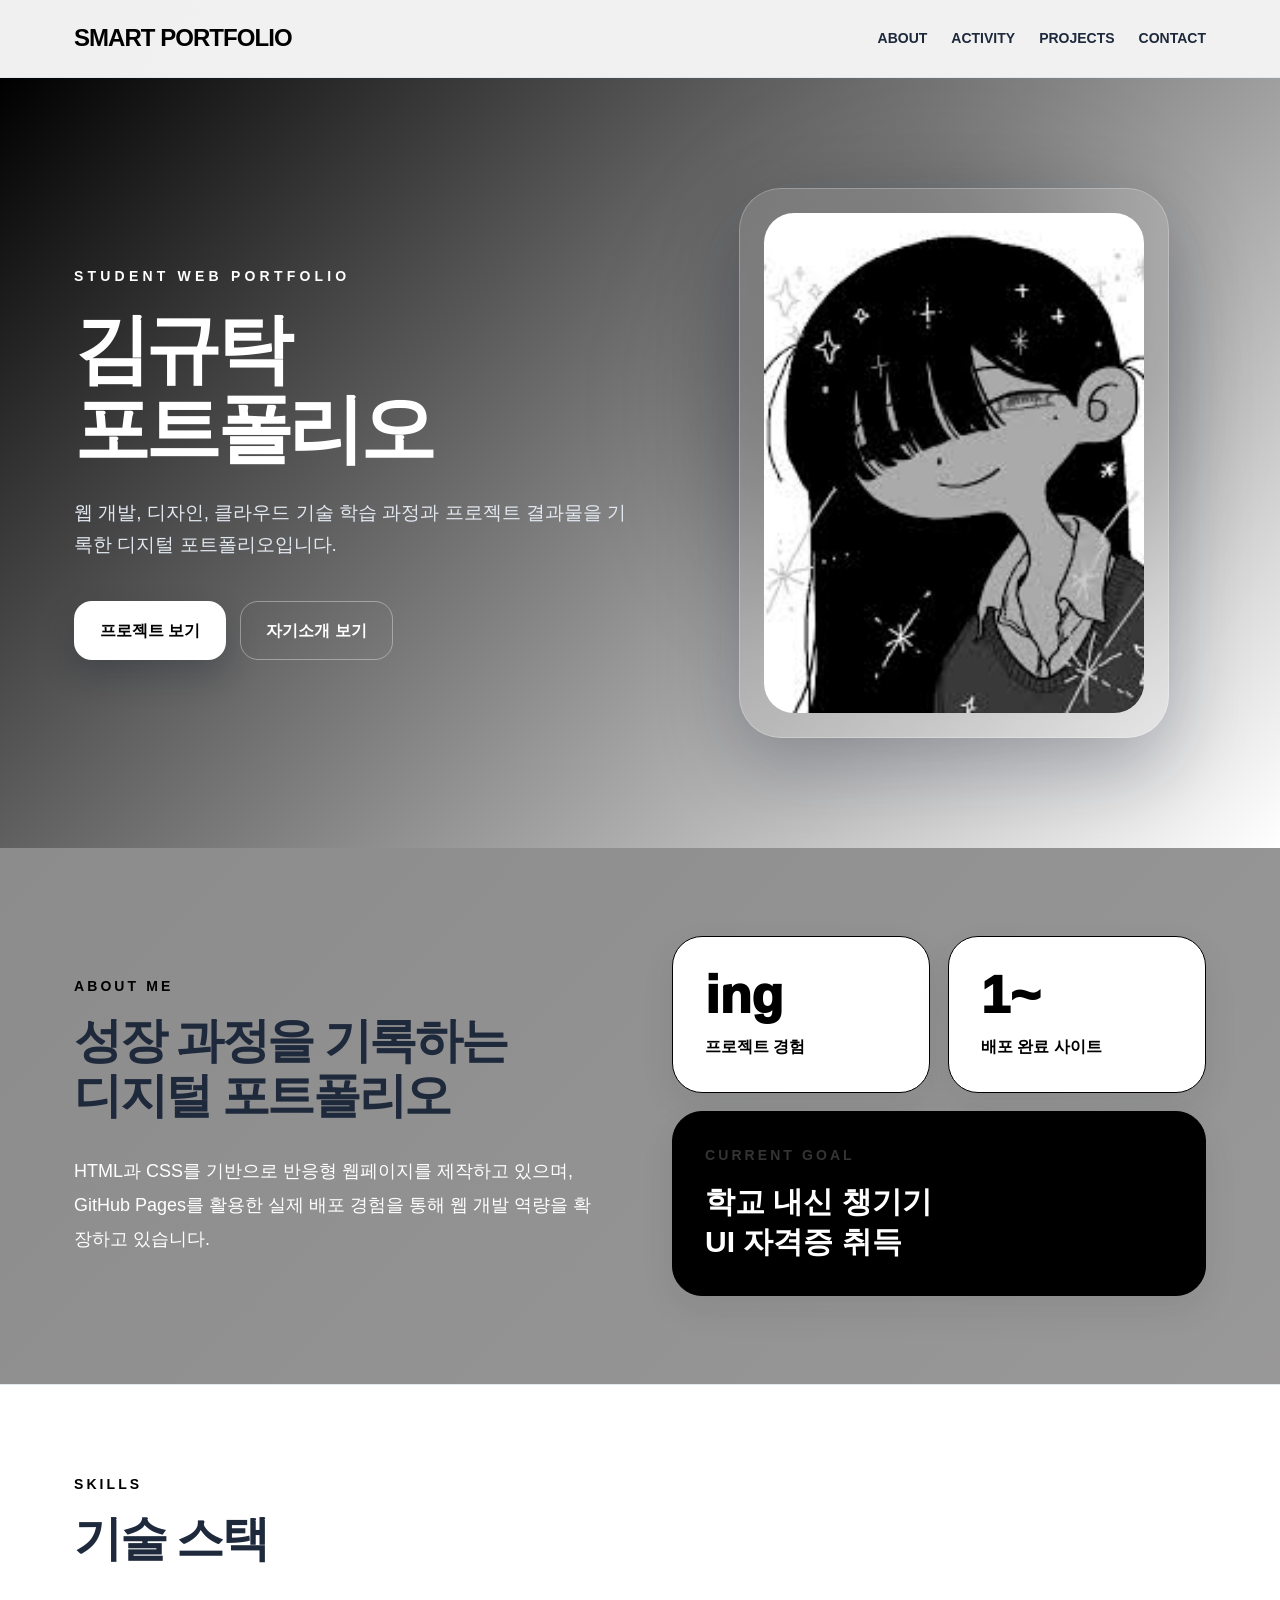
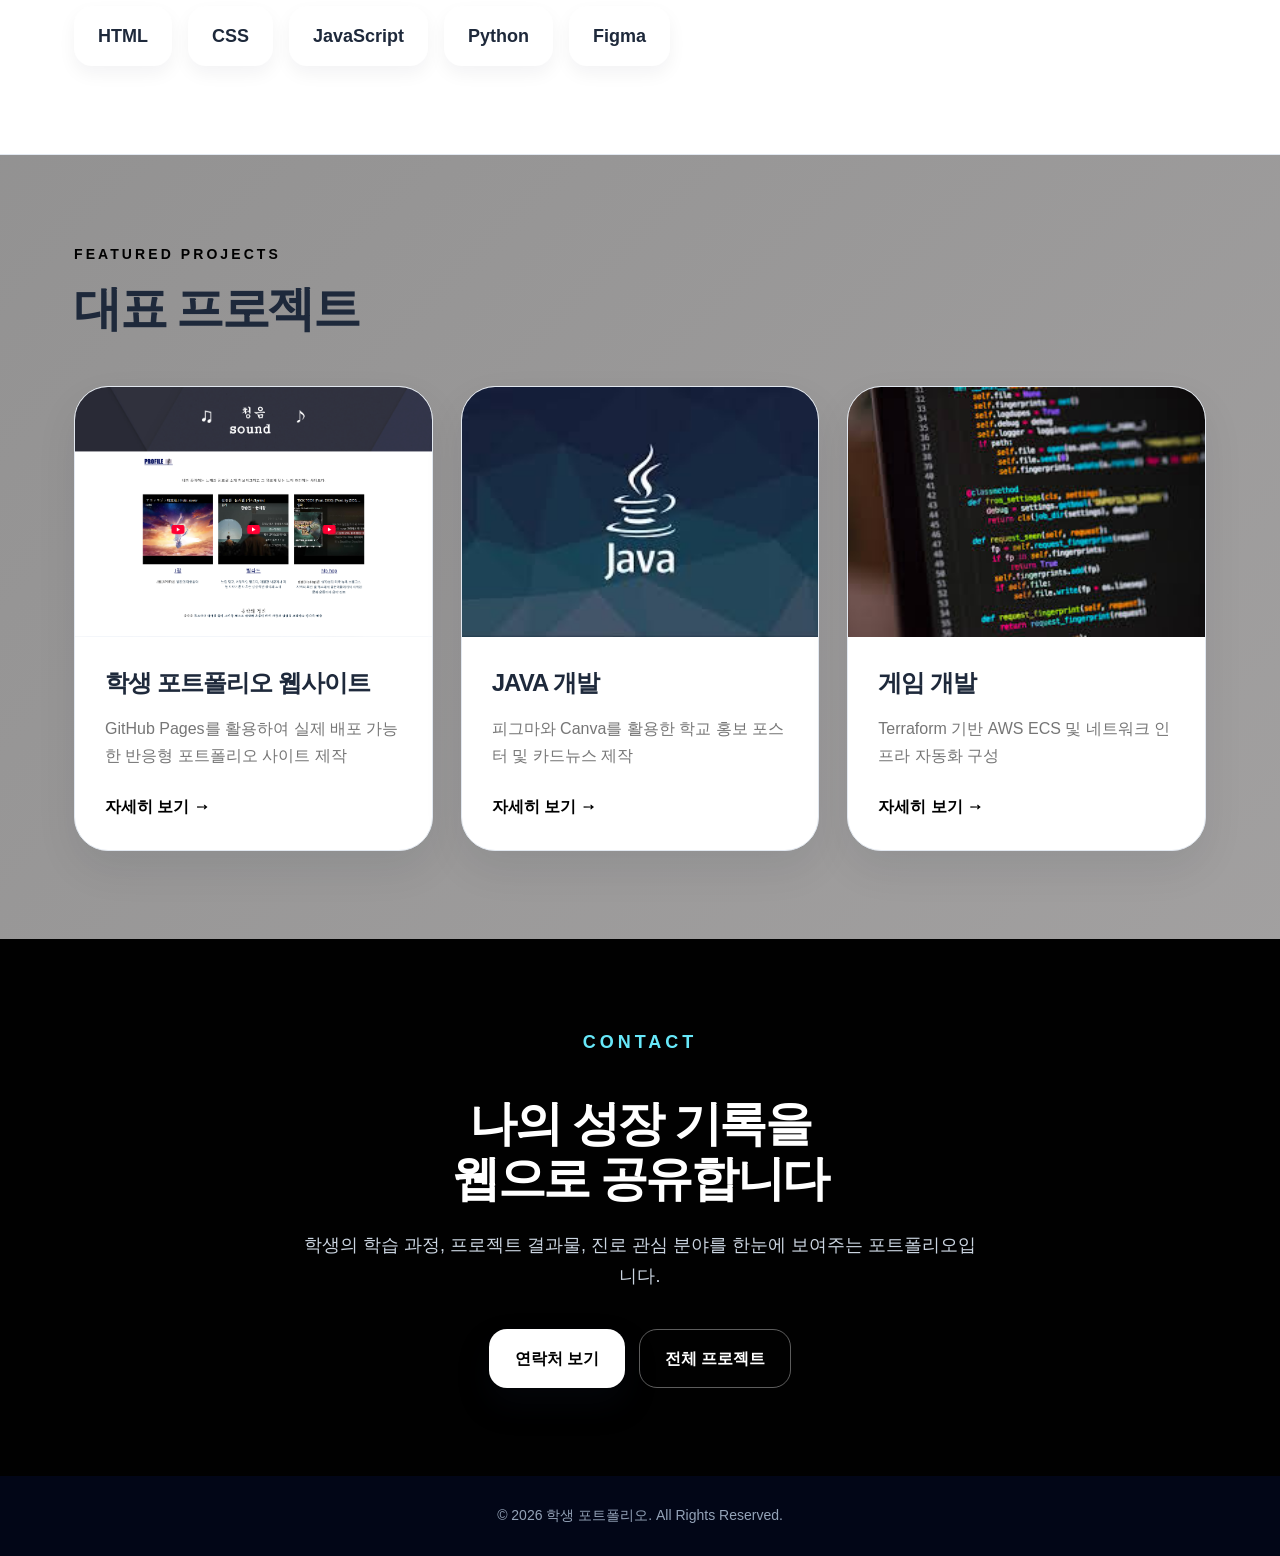
<file: index.html>
<!DOCTYPE html>
<html lang="ko">
<head>
  <meta charset="UTF-8" />
  <meta name="viewport" content="width=device-width, initial-scale=1.0" />
  <title>나만의 포트폴리오</title>
  <link rel="stylesheet" href="css/style.css" />
</head>
<body>
  <header>
  <nav class="nav">
    <a href="index.html" class="logo">SMART PORTFOLIO</a>
    <ul class="menu">
      <li><a href="about.html" class="">ABOUT</a></li>
      <li><a href="activity.html" class="">ACTIVITY</a></li>
      <li><a href="projects.html" class="">PROJECTS</a></li>
      <li><a href="contact.html" class="">CONTACT</a></li>
    </ul>
  </nav>
</header>

  <section class="hero">
    <div class="hero-inner">
      <div>
        <p class="eyebrow">Student Web Portfolio</p>
        <h1>김규탁<br>포트폴리오</h1>
        <p class="hero-desc">
          웹 개발, 디자인, 클라우드 기술 학습 과정과 프로젝트 결과물을 기록한 디지털 포트폴리오입니다.
        </p>
        <div class="button-group">
          <a href="projects.html" class="btn btn-primary">프로젝트 보기</a>
          <a href="about.html" class="btn btn-secondary">자기소개 보기</a>
        </div>
      </div>
      <div class="hero-card">
        <img src="images/01.jpg" alt="프로필 이미지">
      </div>
    </div>
  </section>

  <main>
    <section>
      <div class="about-grid">
        <div>
          <p class="section-kicker">About Me</p>
          <h2 class="section-title">성장 과정을 기록하는<br>디지털 포트폴리오</h2>
          <p class="lead">
            HTML과 CSS를 기반으로 반응형 웹페이지를 제작하고 있으며, GitHub Pages를 활용한 실제 배포 경험을 통해 웹 개발 역량을 확장하고 있습니다.
          </p>
        </div>
        <div class="stat-grid">
          <div class="stat-card">
            <div class="stat-number">ing</div>
            <p class="stat-label">프로젝트 경험</p>
          </div>
          <div class="stat-card dark">
            <div class="stat-number">1~</div>
            <p class="stat-label">배포 완료 사이트</p>
          </div>
          <div class="stat-card accent">
            <p class="section-kicker" style="color:#343434;">Current Goal</p>
            <h3 style="font-size:30px; line-height:1.35;">학교 내신 챙기기<br>UI 자격증 취득</h3>
          </div>
        </div>
      </div>
    </section>

    <div class="skills-wrap">
      <div class="skills-inner">
        <p class="section-kicker">Skills</p>
        <h2 class="section-title">기술 스택</h2>
        <div class="skills-list">
          <span class="skill">HTML</span>
          <span class="skill">CSS</span>
          <span class="skill">JavaScript</span>
          <span class="skill">Python</span>
          <span class="skill">Figma</span>
        </div>
      </div>
    </div>

    <section>
      <p class="section-kicker">Featured Projects</p>
      <h2 class="section-title">대표 프로젝트</h2>
      <div class="project-grid">
        <article class="project-card">
          <img src="images/02.png" alt="웹 프로젝트 이미지">
          <div class="project-body">
            <h3>학생 포트폴리오 웹사이트</h3>
            <p>GitHub Pages를 활용하여 실제 배포 가능한 반응형 포트폴리오 사이트 제작</p>
            <a href="projects/project1.html" class="project-link">자세히 보기 →</a>
          </div>
        </article>
        <article class="project-card">
          <img src="images/03.jpg" alt="디자인 프로젝트 이미지">
          <div class="project-body">
            <h3>JAVA 개발</h3>
            <p>피그마와 Canva를 활용한 학교 홍보 포스터 및 카드뉴스 제작</p>
            <a href="projects/project2.html" class="project-link">자세히 보기 →</a>
          </div>
        </article>
        <article class="project-card">
          <img src="images/04.jpg" alt="클라우드 프로젝트 이미지">
          <div class="project-body">
            <h3>게임 개발</h3>
            <p>Terraform 기반 AWS ECS 및 네트워크 인프라 자동화 구성</p>
            <a href="projects/project3.html" class="project-link">자세히 보기 →</a>
          </div>
        </article>
      </div>
    </section>
  </main>

  <div class="contact">
    <div class="contact-inner">
      <p class="section-kicker" style="color:#67e8f9;">Contact</p>
      <h2 class="section-title">나의 성장 기록을<br>웹으로 공유합니다</h2>
      <p>학생의 학습 과정, 프로젝트 결과물, 진로 관심 분야를 한눈에 보여주는 포트폴리오입니다.</p>
      <div class="button-group" style="justify-content:center;">
        <a href="contact.html" class="btn btn-primary">연락처 보기</a>
        <a href="projects.html" class="btn btn-secondary">전체 프로젝트</a>
      </div>
    </div>
  </div>

  <footer>
  © 2026 학생 포트폴리오. All Rights Reserved.
</footer>
</body>
</html>
</file>
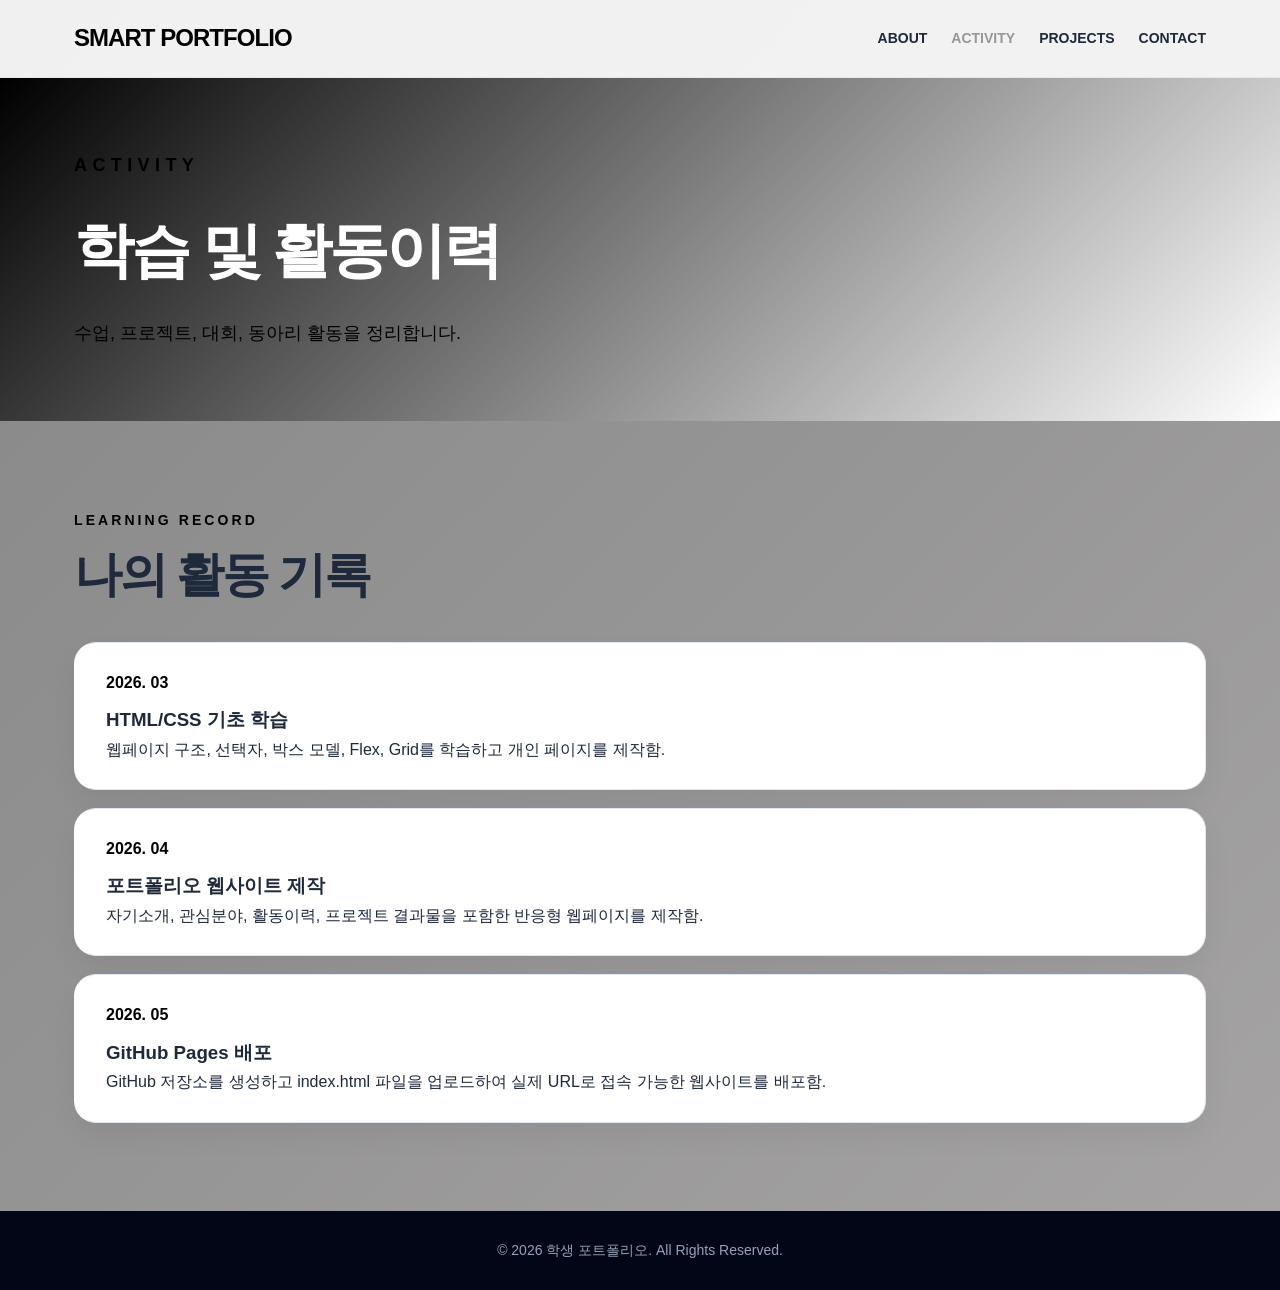
<file: activity.html>
<!DOCTYPE html>
<html lang="ko">
<head>
  <meta charset="UTF-8" />
  <meta name="viewport" content="width=device-width, initial-scale=1.0" />
  <title>활동이력 | 학생 포트폴리오</title>
  <link rel="stylesheet" href="css/style.css" />
</head>
<body>
  <header>
  <nav class="nav">
    <a href="index.html" class="logo">SMART PORTFOLIO</a>
    <ul class="menu">
      <li><a href="about.html" class="">ABOUT</a></li>
      <li><a href="activity.html" class="active">ACTIVITY</a></li>
      <li><a href="projects.html" class="">PROJECTS</a></li>
      <li><a href="contact.html" class="">CONTACT</a></li>
    </ul>
  </nav>
</header>
  <div class="page-title">
    <div class="page-title-inner">
      <p class="eyebrow">Activity</p>
      <h1>학습 및 활동이력</h1>
      <p>수업, 프로젝트, 대회, 동아리 활동을 정리합니다.</p>
    </div>
  </div>

  <main>
    <section>
      <p class="section-kicker">Learning Record</p>
      <h2 class="section-title">나의 활동 기록</h2>
      <div class="timeline">
        <div class="timeline-item">
          <span>2026. 03</span>
          <h3>HTML/CSS 기초 학습</h3>
          <p>웹페이지 구조, 선택자, 박스 모델, Flex, Grid를 학습하고 개인 페이지를 제작함.</p>
        </div>
        <div class="timeline-item">
          <span>2026. 04</span>
          <h3>포트폴리오 웹사이트 제작</h3>
          <p>자기소개, 관심분야, 활동이력, 프로젝트 결과물을 포함한 반응형 웹페이지를 제작함.</p>
        </div>
        <div class="timeline-item">
          <span>2026. 05</span>
          <h3>GitHub Pages 배포</h3>
          <p>GitHub 저장소를 생성하고 index.html 파일을 업로드하여 실제 URL로 접속 가능한 웹사이트를 배포함.</p>
        </div>
      </div>
    </section>
  </main>
  <footer>
  © 2026 학생 포트폴리오. All Rights Reserved.
</footer>
</body>
</html>
</file>
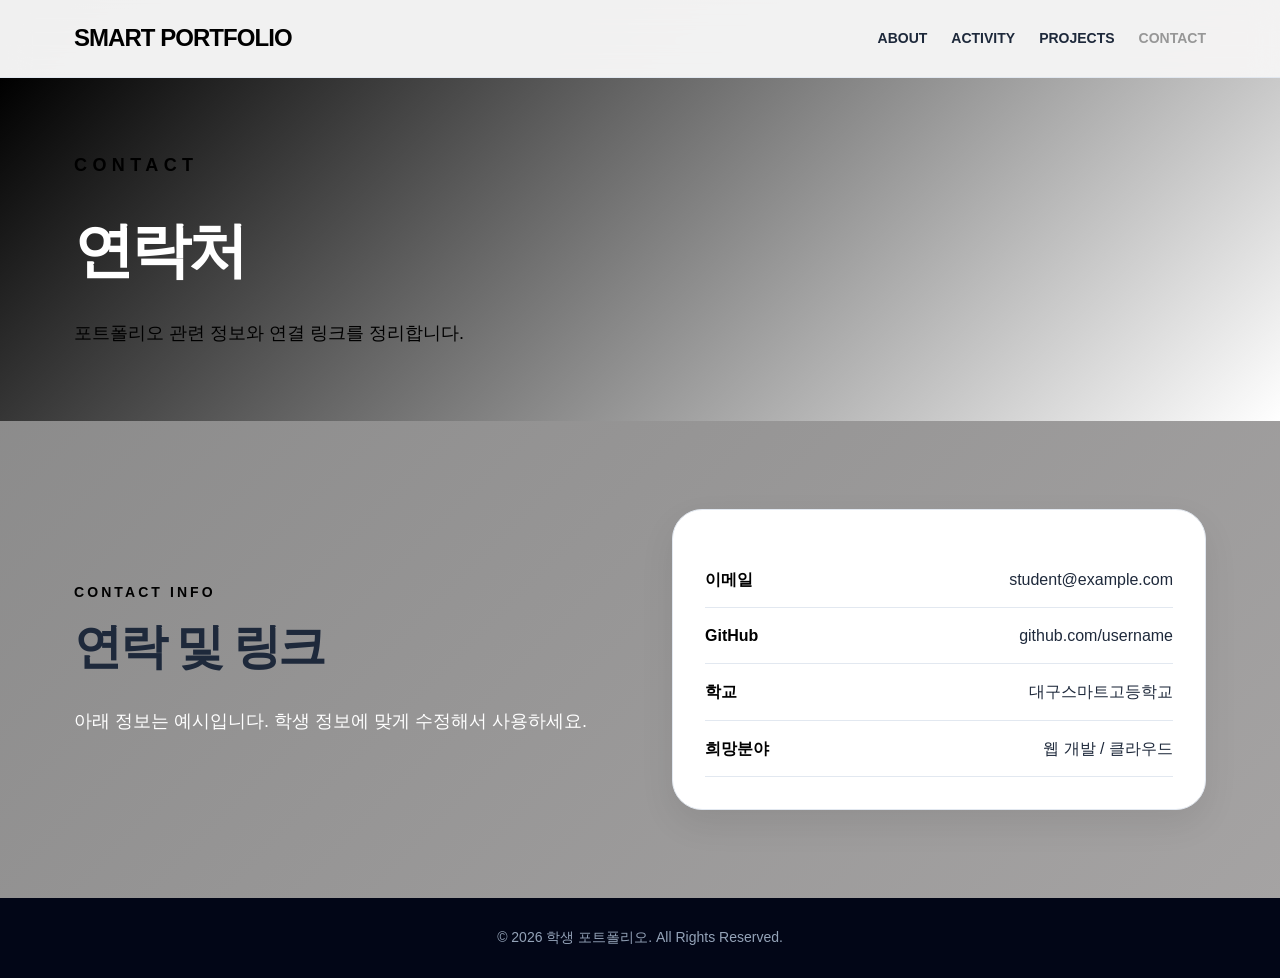
<file: contact.html>
<!DOCTYPE html>
<html lang="ko">
<head>
  <meta charset="UTF-8" />
  <meta name="viewport" content="width=device-width, initial-scale=1.0" />
  <title>연락처 | 학생 포트폴리오</title>
  <link rel="stylesheet" href="css/style.css" />
</head>
<body>
  <header>
  <nav class="nav">
    <a href="index.html" class="logo">SMART PORTFOLIO</a>
    <ul class="menu">
      <li><a href="about.html" class="">ABOUT</a></li>
      <li><a href="activity.html" class="">ACTIVITY</a></li>
      <li><a href="projects.html" class="">PROJECTS</a></li>
      <li><a href="contact.html" class="active">CONTACT</a></li>
    </ul>
  </nav>
</header>
  <div class="page-title">
    <div class="page-title-inner">
      <p class="eyebrow">Contact</p>
      <h1>연락처</h1>
      <p>포트폴리오 관련 정보와 연결 링크를 정리합니다.</p>
    </div>
  </div>

  <main>
    <section class="two-grid">
      <div>
        <p class="section-kicker">Contact Info</p>
        <h2 class="section-title">연락 및 링크</h2>
        <p class="lead">아래 정보는 예시입니다. 학생 정보에 맞게 수정해서 사용하세요.</p>
      </div>
      <div class="card">
        <div class="info-list">
          <div class="info-item"><strong>이메일</strong><span>student@example.com</span></div>
          <div class="info-item"><strong>GitHub</strong><span>github.com/username</span></div>
          <div class="info-item"><strong>학교</strong><span>대구스마트고등학교</span></div>
          <div class="info-item"><strong>희망분야</strong><span>웹 개발 / 클라우드</span></div>
        </div>
      </div>
    </section>
  </main>
  <footer>
  © 2026 학생 포트폴리오. All Rights Reserved.
</footer>
</body>
</html>
</file>
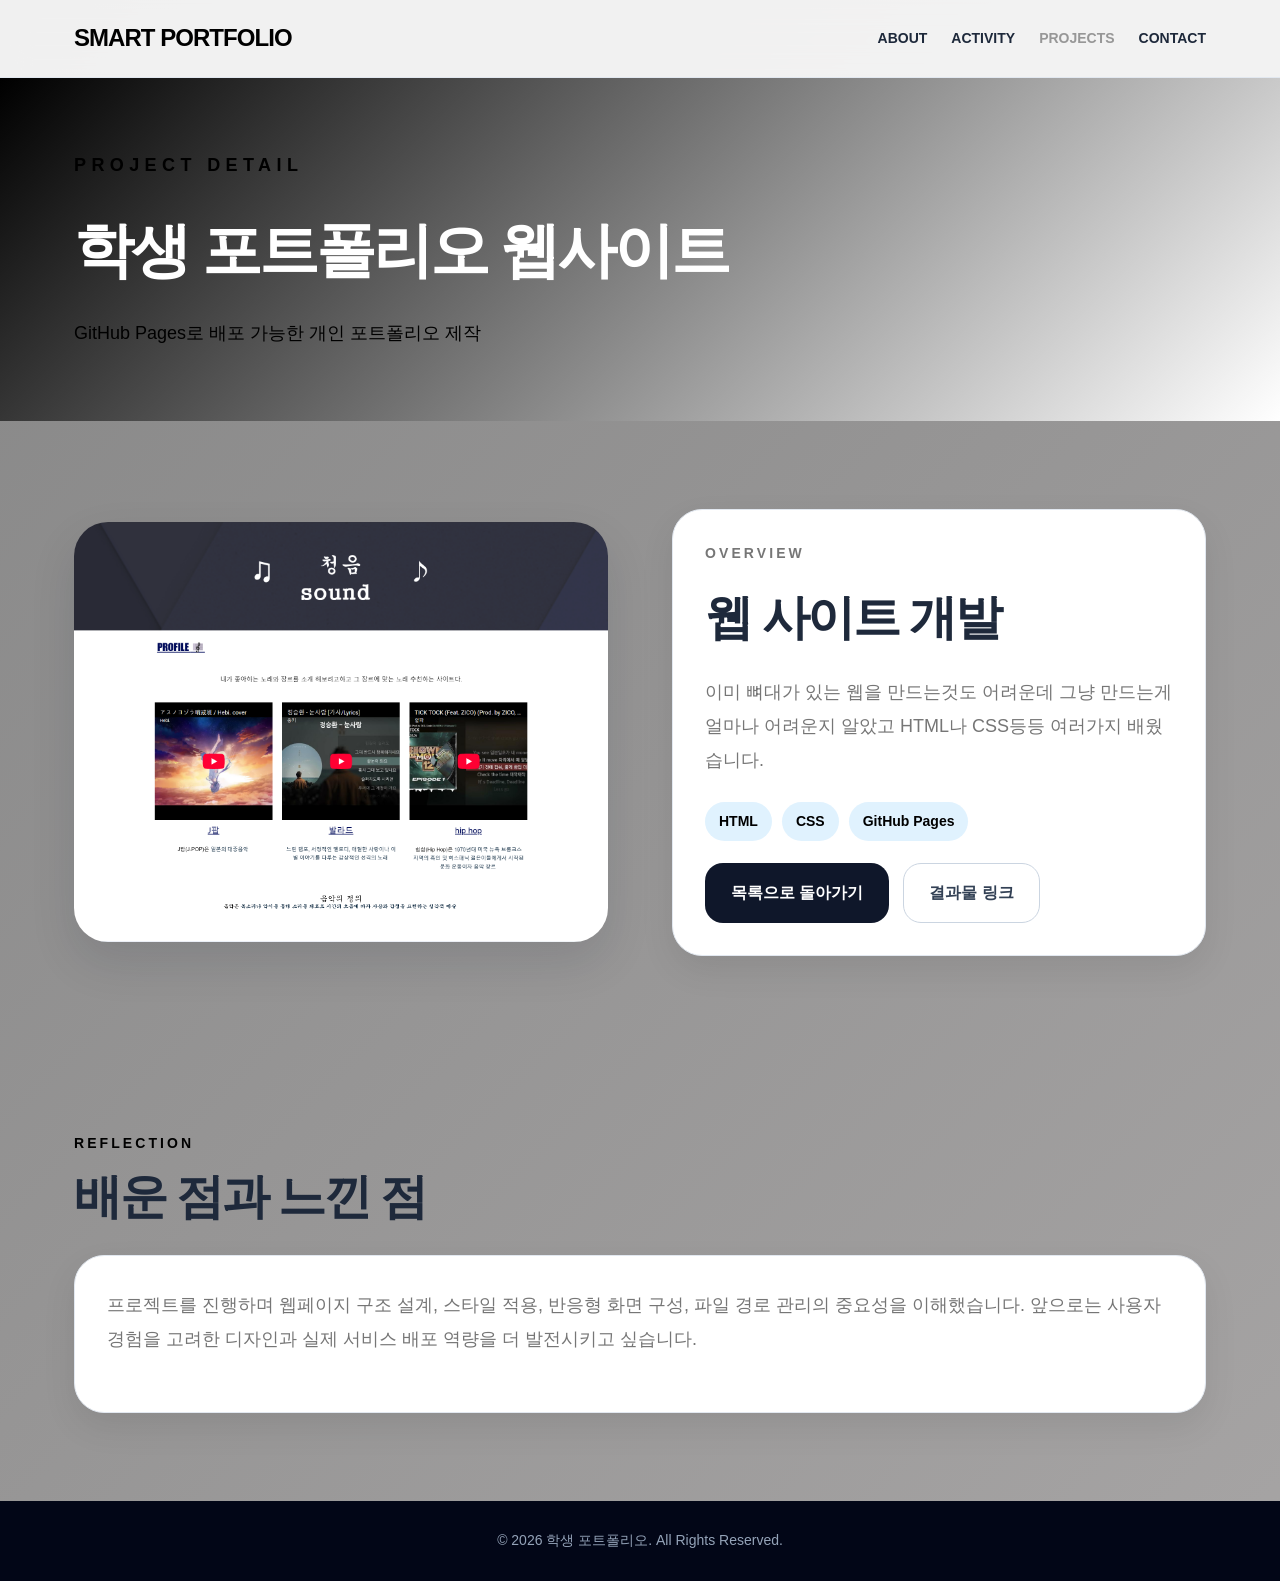
<file: project1.html>
<!DOCTYPE html>
<html lang="ko">
<head>
  <meta charset="UTF-8" />
  <meta name="viewport" content="width=device-width, initial-scale=1.0" />
  <title>학생 포트폴리오 웹사이트 | 학생 포트폴리오</title>
  <link rel="stylesheet" href="../css/style.css" />
</head>
<body>
  <header>
    <nav class="nav">
      <a href="../index.html" class="logo">SMART PORTFOLIO</a>
      <ul class="menu">
        <li><a href="../about.html">ABOUT</a></li>
        <li><a href="../activity.html">ACTIVITY</a></li>
        <li><a href="../projects.html" class="active">PROJECTS</a></li>
        <li><a href="../contact.html">CONTACT</a></li>
      </ul>
    </nav>
  </header>

  <div class="page-title">
    <div class="page-title-inner">
      <p class="eyebrow">Project Detail</p>
      <h1>학생 포트폴리오 웹사이트</h1>
      <p>GitHub Pages로 배포 가능한 개인 포트폴리오 제작</p>
    </div>
  </div>

  <main>
    <section class="two-grid">
      <div class="detail-image">
        <img src="images/02.png" alt="학생 포트폴리오 웹사이트 이미지">
      </div>
      <div class="card">
        <p class="section-kicker">Overview</p>
        <h2 class="section-title">웹 사이트 개발</h2>
        <p class="lead">
         이미 뼈대가 있는 웹을 만드는것도 어려운데 그냥 만드는게 얼마나 어려운지 알았고 HTML나 CSS등등 여러가지 배웠습니다.
        </p>
        <div class="badge-list">
          <span class="badge">HTML</span>
          <span class="badge">CSS</span>
          <span class="badge">GitHub Pages</span>
        </div>
        <div class="button-group">
          <a href="../projects.html" class="btn btn-dark">목록으로 돌아가기</a>
          <a href="#" class="btn btn-outline">결과물 링크</a>
        </div>
      </div>
    </section>

    <section>
      <p class="section-kicker">Reflection</p>
      <h2 class="section-title">배운 점과 느낀 점</h2>
      <div class="card">
        <p class="lead">
          프로젝트를 진행하며 웹페이지 구조 설계, 스타일 적용, 반응형 화면 구성, 파일 경로 관리의 중요성을 이해했습니다. 앞으로는 사용자 경험을 고려한 디자인과 실제 서비스 배포 역량을 더 발전시키고 싶습니다.
        </p>
      </div>
    </section>
  </main>
  <footer>
  © 2026 학생 포트폴리오. All Rights Reserved.
</footer>
</body>
</html>
</file>
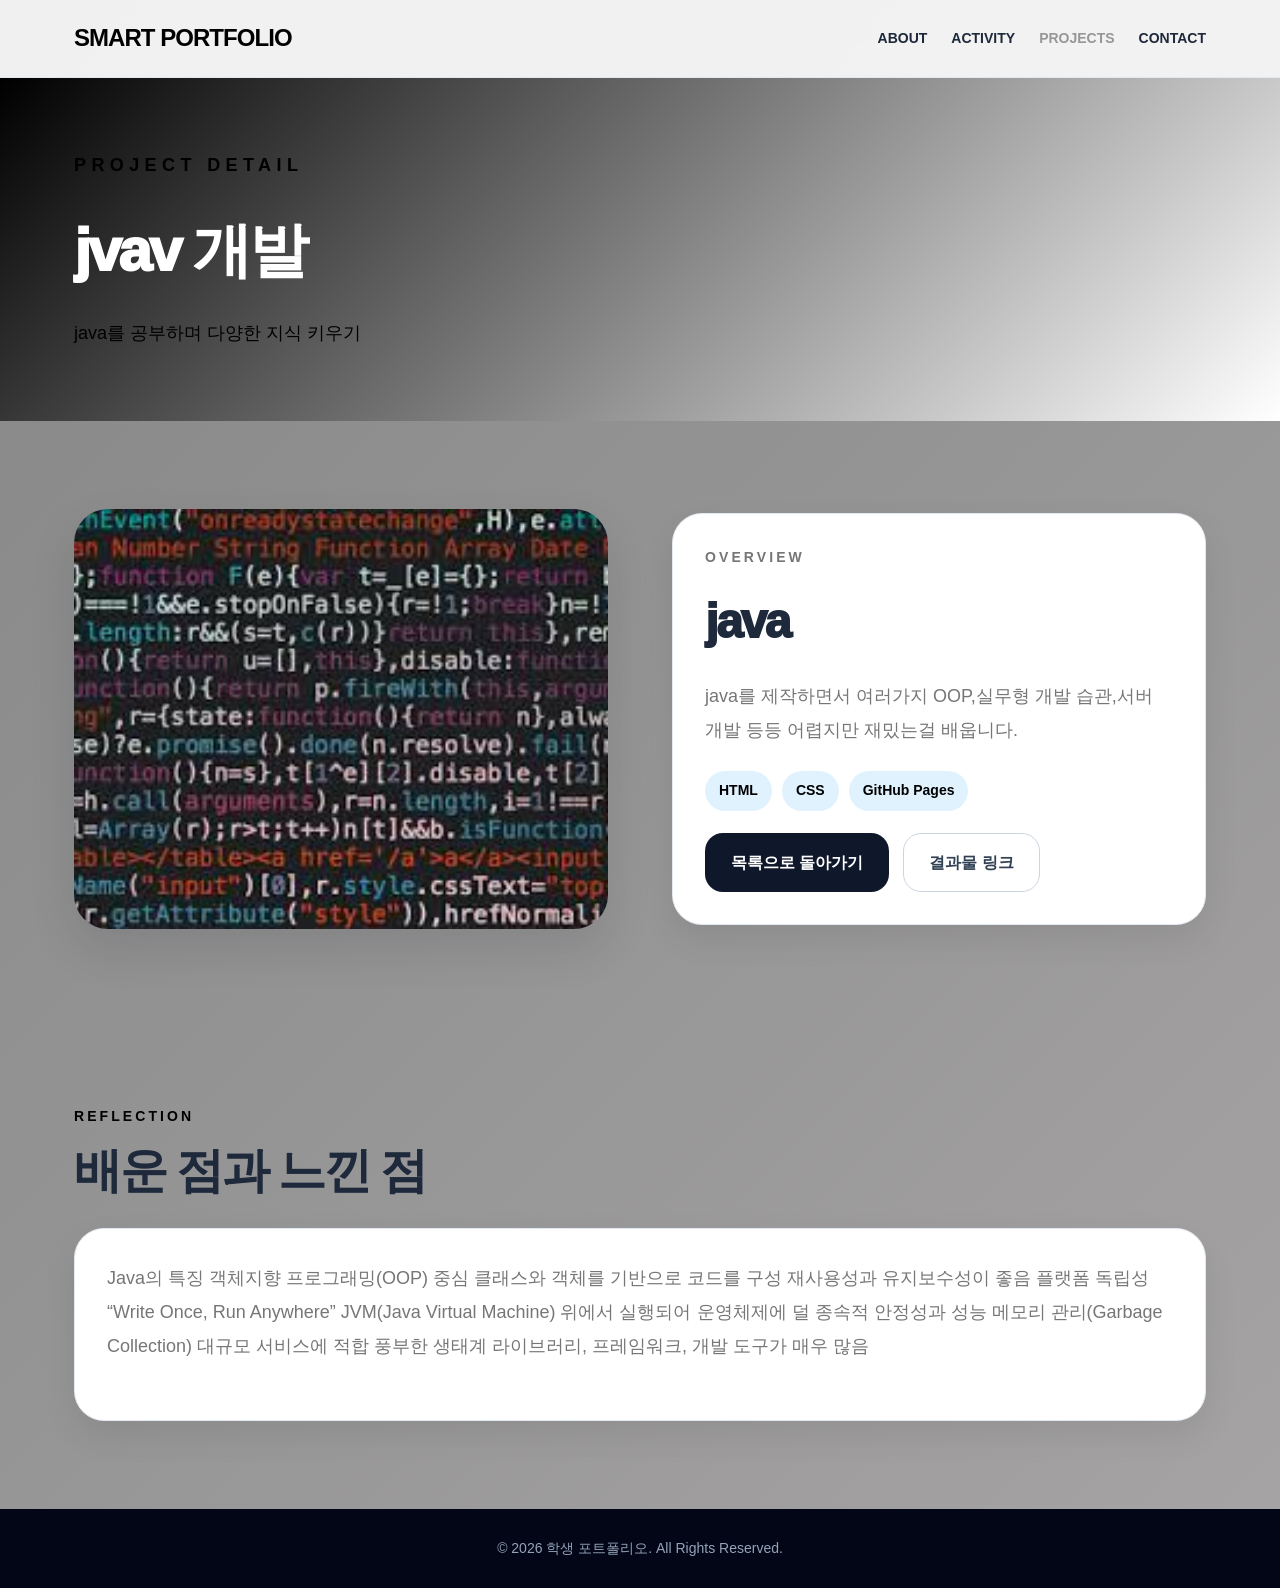
<file: project2.html>
<!DOCTYPE html>
<html lang="ko">
<head>
  <meta charset="UTF-8" />
  <meta name="viewport" content="width=device-width, initial-scale=1.0" />
  <title>java 개발 | 학생 포트폴리오</title>
  <link rel="stylesheet" href="../css/style.css" />
</head>
<body>
  <header>
    <nav class="nav">
      <a href="../index.html" class="logo">SMART PORTFOLIO</a>
      <ul class="menu">
        <li><a href="../about.html">ABOUT</a></li>
        <li><a href="../activity.html">ACTIVITY</a></li>
        <li><a href="../projects.html" class="active">PROJECTS</a></li>
        <li><a href="../contact.html">CONTACT</a></li>
      </ul>
    </nav>
  </header>

  <div class="page-title">
    <div class="page-title-inner">
      <p class="eyebrow">Project Detail</p>
      <h1>jvav 개발</h1>
      <p>java를 공부하며 다양한 지식 키우기</p>
    </div>
  </div>

  <main>
    <section class="two-grid">
      <div class="detail-image">
        <img src="images/05.jpg" alt="jvaj 이미지">
      </div>
      <div class="card">
        <p class="section-kicker">Overview</p>
        <h2 class="section-title">java</h2>
        <p class="lead">
         java를 제작하면서 여러가지 OOP,실무형 개발 습관,서버 개발 등등 어렵지만 재밌는걸 배웁니다.
        </p>
        <div class="badge-list">
          <span class="badge">HTML</span>
          <span class="badge">CSS</span>
          <span class="badge">GitHub Pages</span>
        </div>
        <div class="button-group">
          <a href="../projects.html" class="btn btn-dark">목록으로 돌아가기</a>
          <a href="#" class="btn btn-outline">결과물 링크</a>
        </div>
      </div>
    </section>

    <section>
      <p class="section-kicker">Reflection</p>
      <h2 class="section-title">배운 점과 느낀 점</h2>
      <div class="card">
        <p class="lead">
          Java의 특징
객체지향 프로그래밍(OOP) 중심
클래스와 객체를 기반으로 코드를 구성
재사용성과 유지보수성이 좋음
플랫폼 독립성
“Write Once, Run Anywhere”
JVM(Java Virtual Machine) 위에서 실행되어 운영체제에 덜 종속적
안정성과 성능
메모리 관리(Garbage Collection)
대규모 서비스에 적합
풍부한 생태계
라이브러리, 프레임워크, 개발 도구가 매우 많음
        </p>
      </div>
    </section>
  </main>
  <footer>
  © 2026 학생 포트폴리오. All Rights Reserved.
</footer>
</body>
</html>
</file>
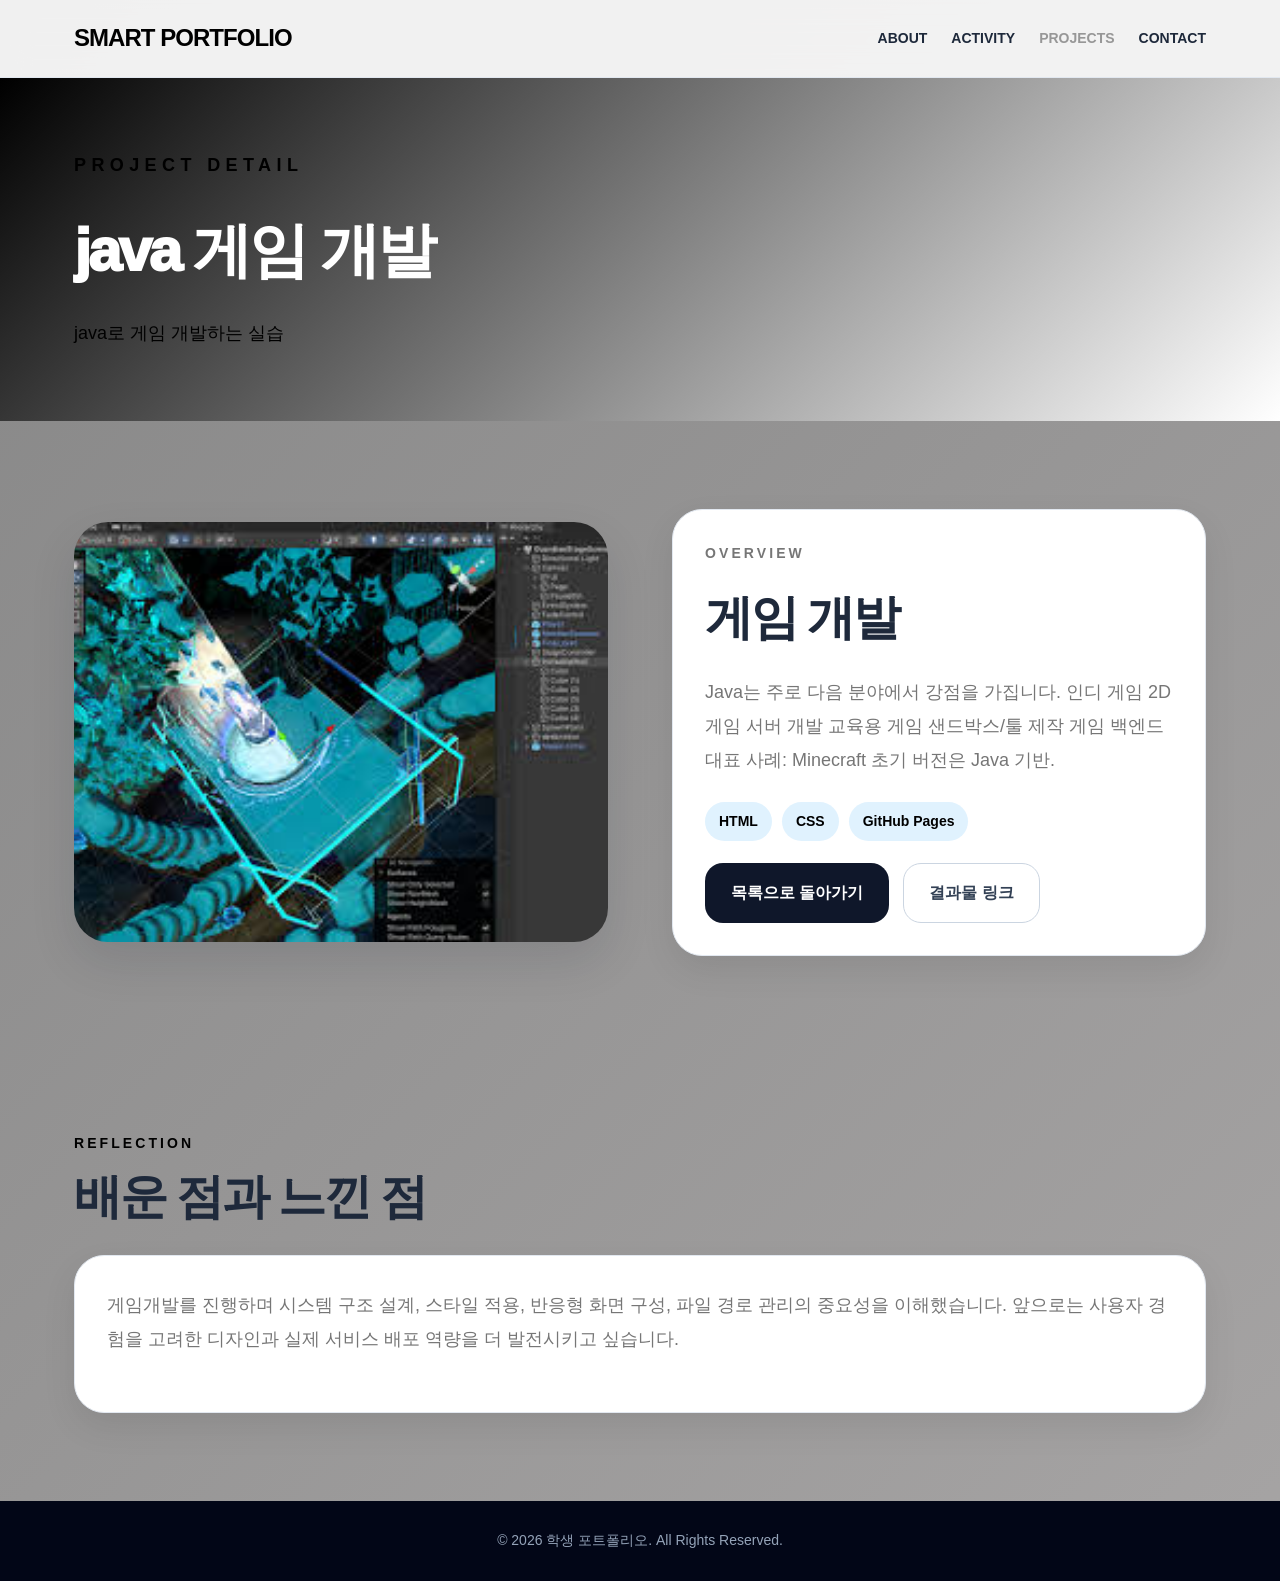
<file: projects/project3.html>
<!DOCTYPE html>
<html lang="ko">
<head>
  <meta charset="UTF-8" />
  <meta name="viewport" content="width=device-width, initial-scale=1.0" />
  <title>클라우드 인프라 실습 | 학생 포트폴리오</title>
  <link rel="stylesheet" href="../css/style.css" />
</head>
<body>
  <header>
    <nav class="nav">
      <a href="../index.html" class="logo">SMART PORTFOLIO</a>
      <ul class="menu">
        <li><a href="../about.html">ABOUT</a></li>
        <li><a href="../activity.html">ACTIVITY</a></li>
        <li><a href="../projects.html" class="active">PROJECTS</a></li>
        <li><a href="../contact.html">CONTACT</a></li>
      </ul>
    </nav>
  </header>

  <div class="page-title">
    <div class="page-title-inner">
      <p class="eyebrow">Project Detail</p>
      <h1>java 게임 개발</h1>
      <p>java로 게임 개발하는 실습</p>
    </div>
  </div>

  <main>
    <section class="two-grid">
      <div class="detail-image">
        <img src="images/06.jpg" alt="클라우드 인프라 실습 이미지">
      </div>
      <div class="card">
        <p class="section-kicker">Overview</p>
        <h2 class="section-title">게임 개발</h2>
        <p class="lead">
          Java는 주로 다음 분야에서 강점을 가집니다.

인디 게임
2D 게임
서버 개발
교육용 게임
샌드박스/툴 제작
게임 백엔드

대표 사례:

Minecraft 초기 버전은 Java 기반.
        </p>
        <div class="badge-list">
          <span class="badge">HTML</span>
          <span class="badge">CSS</span>
          <span class="badge">GitHub Pages</span>
        </div>
        <div class="button-group">
          <a href="../projects.html" class="btn btn-dark">목록으로 돌아가기</a>
          <a href="#" class="btn btn-outline">결과물 링크</a>
        </div>
      </div>
    </section>

    <section>
      <p class="section-kicker">Reflection</p>
      <h2 class="section-title">배운 점과 느낀 점</h2>
      <div class="card">
        <p class="lead">
          게임개발를 진행하며 시스템 구조 설계, 스타일 적용, 반응형 화면 구성, 파일 경로 관리의 중요성을 이해했습니다. 앞으로는 사용자 경험을 고려한 디자인과 실제 서비스 배포 역량을 더 발전시키고 싶습니다.
        </p>
      </div>
    </section>
  </main>
  <footer>
  © 2026 학생 포트폴리오. All Rights Reserved.
</footer>
</body>
</html>
</file>
<file: css/style.css>
* {
  box-sizing: border-box;
  margin: 0;
  padding: 0;
}

html {
  scroll-behavior: smooth;
}

body {
  font-family: "Noto Sans KR", "Pretendard", Arial, sans-serif;
  background: linear-gradient(135deg, #868686, #a6a4a4);
  color: #1e293b;
  line-height: 1.7;
}

a {
  color: inherit;
  text-decoration: none;
}

img {
  display: block;
  width: 100%;
}

header {
  position: sticky;
  top: 0;
  z-index: 50;
  background: rgba(255, 255, 255, 0.88);
  backdrop-filter: blur(14px);
  border-bottom: 1px solid #e2e8f0;
}

.nav {
  max-width: 1180px;
  margin: 0 auto;
  padding: 18px 24px;
  display: flex;
  justify-content: space-between;
  align-items: center;
  gap: 24px;
}

.logo {
  font-size: 24px;
  font-weight: 900;
  color: #000000;
  letter-spacing: -0.04em;
}

.menu {
  display: flex;
  gap: 24px;
  list-style: none;
  font-size: 14px;
  font-weight: 800;
}

.menu a:hover,
.menu a.active {
  color: #979797;
}

.hero {
  position: relative;
  overflow: hidden;
  background: linear-gradient(135deg, #000000, #ffffff);
  color: white;
}

.hero::before {
  content: "";
  position: absolute;
  width: 420px;
  height: 420px;
  border-radius: 999px;
  background: rgba(0, 0, 0, 0.28);
  filter: blur(70px);
  right: 10%;
  top: 15%;
}

.hero-inner {
  position: relative;
  max-width: 1180px;
  margin: 0 auto;
  padding: 110px 24px;
  display: grid;
  grid-template-columns: 1.05fr 0.95fr;
  gap: 72px;
  align-items: center;
}

.eyebrow {
  color: #fffdfd;
  text-transform: uppercase;
  letter-spacing: 0.3em;
  font-size: 14px;
  font-weight: 800;
  margin-bottom: 20px;
}

.hero h1 {
  font-size: clamp(44px, 7vw, 76px);
  line-height: 1.05;
  font-weight: 950;
  letter-spacing: -0.06em;
  margin-bottom: 28px;
}

.hero-desc {
  max-width: 560px;
  color: #e2e8f0;
  font-size: 19px;
  margin-bottom: 40px;
}

.button-group {
  display: flex;
  flex-wrap: wrap;
  gap: 14px;
}

.btn {
  display: inline-flex;
  align-items: center;
  justify-content: center;
  padding: 15px 25px;
  border-radius: 18px;
  font-weight: 900;
  transition: 0.25s ease;
  border: 1px solid transparent;
}

.btn-primary {
  background: white;
  color: #000000;
  box-shadow: 0 16px 32px rgba(15, 23, 42, 0.24);
}

.btn-dark {
  background: #0f172a;
  color: white;
}

.btn-secondary {
  border-color: rgba(255, 255, 255, 0.36);
  color: white;
}

.btn-outline {
  border-color: #cbd5e1;
  color: #334155;
  background: white;
}

.btn:hover {
  transform: translateY(-3px);
}

.hero-card {
  position: relative;
  max-width: 430px;
  margin: 0 auto;
  padding: 24px;
  border-radius: 42px;
  background: rgba(255, 255, 255, 0.12);
  border: 1px solid rgba(255, 255, 255, 0.24);
  backdrop-filter: blur(20px);
  box-shadow: 0 30px 80px rgba(15, 23, 42, 0.28);
}

.hero-card img {
  height: 500px;
  object-fit: cover;
  border-radius: 30px;
}

.page-title {
  background: linear-gradient(135deg, #000000, #ffffff);
  color: white;
}

.page-title-inner {
  max-width: 1180px;
  margin: 0 auto;
  padding: 72px 24px;
}

.page-title h1 {
  font-size: clamp(38px, 5vw, 60px);
  font-weight: 950;
  letter-spacing: -0.05em;
  margin-bottom: 16px;
}

.page-title p {
  color: #000000;
  font-size: 18px;
}

main section,
.section {
  max-width: 1180px;
  margin: 0 auto;
  padding: 88px 24px;
}

.section-kicker {
  color: #000000;
  text-transform: uppercase;
  letter-spacing: 0.22em;
  font-size: 14px;
  font-weight: 900;
  margin-bottom: 14px;
}

.section-title {
  font-size: clamp(32px, 4vw, 48px);
  font-weight: 950;
  line-height: 1.15;
  letter-spacing: -0.05em;
  margin-bottom: 30px;
}

.lead {
  color: #ffffff;
  font-size: 18px;
  line-height: 1.9;
}

.about-grid,
.two-grid {
  display: grid;
  grid-template-columns: 1fr 1fr;
  gap: 64px;
  align-items: center;
}

.card {
  background: white;
  border: 1px solid #e2e8f0;
  border-radius: 30px;
  padding: 32px;
  box-shadow: 0 14px 34px rgba(0, 0, 0, 0.08);
}

.stat-grid {
  display: grid;
  grid-template-columns: 1fr 1fr;
  gap: 18px;
}

.stat-card {
  padding: 32px;
  border-radius: 30px;
  background: rgb(255, 255, 255);
  border: 1px solid #000000;
  box-shadow: 0 14px 34px rgba(15, 23, 42, 0.08);
}

.stat-card.dark {
  background: #ffffff;
  color: rgb(0, 0, 0);
}

.stat-card.accent {
  grid-column: 1 / -1;
  background: #000000;
  color: white;
}

.stat-number {
  font-size: 52px;
  line-height: 1;
  font-weight: 950;
  color: #000000;
  margin-bottom: 12px;
}

.stat-card.dark .stat-number,
.stat-card.accent .stat-number {
  color: rgb(0, 0, 0);
}

.stat-label {
  color: #000000;
  font-weight: 800;
}

.stat-card.dark .stat-label,
.stat-card.accent .stat-label {
  color: #000000;
}

.skills-wrap {
  max-width: none;
  background: white;
  border-top: 1px solid #e2e8f0;
  border-bottom: 1px solid #e2e8f0;
}

.skills-inner {
  max-width: 1180px;
  margin: 0 auto;
  padding: 88px 24px;
}

.skills-list {
  display: flex;
  flex-wrap: wrap;
  gap: 16px;
  margin-top: 40px;
}

.skill {
  padding: 15px 24px;
  border-radius: 18px;
  background: #ffffff;
  color: #1e293b;
  font-size: 18px;
  font-weight: 900;
  box-shadow: 0 8px 18px rgba(15, 23, 42, 0.05);
  transition: 0.25s ease;
}

.skill:hover {
  background: #000000;
  color: white;
  transform: translateY(-3px);
}

.project-grid,
.activity-grid {
  display: grid;
  grid-template-columns: repeat(3, 1fr);
  gap: 28px;
  margin-top: 50px;
}

.project-card {
  overflow: hidden;
  border-radius: 34px;
  background: white;
  border: 1px solid #e2e8f0;
  box-shadow: 0 18px 40px rgba(15, 23, 42, 0.08);
  transition: 0.3s ease;
}

.project-card:hover {
  transform: translateY(-8px);
  box-shadow: 0 28px 60px rgba(15, 23, 42, 0.14);
}

.project-card img {
  height: 250px;
  object-fit: cover;
}

.project-body {
  padding: 30px;
}

.project-body h3,
.card h3 {
  font-size: 24px;
  line-height: 1.3;
  letter-spacing: -0.04em;
  margin-bottom: 16px;
}

.project-body p,
.card p {
  color: #767676;
  margin-bottom: 24px;
}

.project-link {
  color: #000000;
  font-weight: 950;
}

.info-list {
  display: grid;
  gap: 14px;
  margin-top: 24px;
}

.info-item {
  display: flex;
  justify-content: space-between;
  gap: 16px;
  padding-bottom: 14px;
  border-bottom: 1px solid #e2e8f0;
}

.info-item strong {
  color: #000000;
  min-width: 110px;
}

.timeline {
  display: grid;
  gap: 18px;
  margin-top: 40px;
}

.timeline-item {
  background: white;
  border-left: 6px solid #ffffff;
  border-radius: 22px;
  padding: 26px;
  border-top: 1px solid #e2e8f0;
  border-right: 1px solid #e2e8f0;
  border-bottom: 1px solid #e2e8f0;
  box-shadow: 0 12px 28px rgba(15, 23, 42, 0.06);
}

.timeline-item span {
  display: inline-block;
  color: #000000;
  font-weight: 900;
  margin-bottom: 8px;
}

.detail-image {
  border-radius: 34px;
  overflow: hidden;
  box-shadow: 0 20px 46px rgba(15, 23, 42, 0.12);
}

.detail-image img {
  height: 420px;
  object-fit: cover;
}

.badge-list {
  display: flex;
  flex-wrap: wrap;
  gap: 10px;
  margin: 22px 0;
}

.badge {
  background: #e0f2fe;
  color: #000000;
  border-radius: 999px;
  padding: 8px 14px;
  font-weight: 900;
  font-size: 14px;
}

.contact {
  max-width: none;
  background: #010101;
  color: white;
}

.contact-inner {
  max-width: 1180px;
  margin: 0 auto;
  padding: 88px 24px;
  text-align: center;
}

.contact .section-title {
  margin-bottom: 24px;
}

.contact p {
  color: #cbd5e1;
  max-width: 680px;
  margin: 0 auto 38px;
  font-size: 18px;
}

footer {
  background: #020617;
  color: #94a3b8;
  text-align: center;
  padding: 28px 16px;
  font-size: 14px;
}

@media (max-width: 900px) {
  .hero-inner,
  .about-grid,
  .two-grid,
  .project-grid,
  .activity-grid {
    grid-template-columns: 1fr;
  }

  .hero-inner {
    padding: 80px 24px;
  }

  .hero-card img {
    height: 420px;
  }

  .menu {
    gap: 14px;
    flex-wrap: wrap;
    justify-content: flex-end;
  }
}

@media (max-width: 560px) {
  .nav {
    align-items: flex-start;
    flex-direction: column;
  }

  .menu {
    justify-content: flex-start;
  }

  .hero-inner,
  main section,
  .section,
  .skills-inner,
  .contact-inner,
  .page-title-inner {
    padding-left: 18px;
    padding-right: 18px;
  }

  .hero-card img,
  .detail-image img {
    height: 340px;
  }

  .stat-grid {
    grid-template-columns: 1fr;
  }

  .stat-card.accent {
    grid-column: auto;
  }

  .info-item {
    flex-direction: column;
    gap: 4px;
  }
}
</file>
